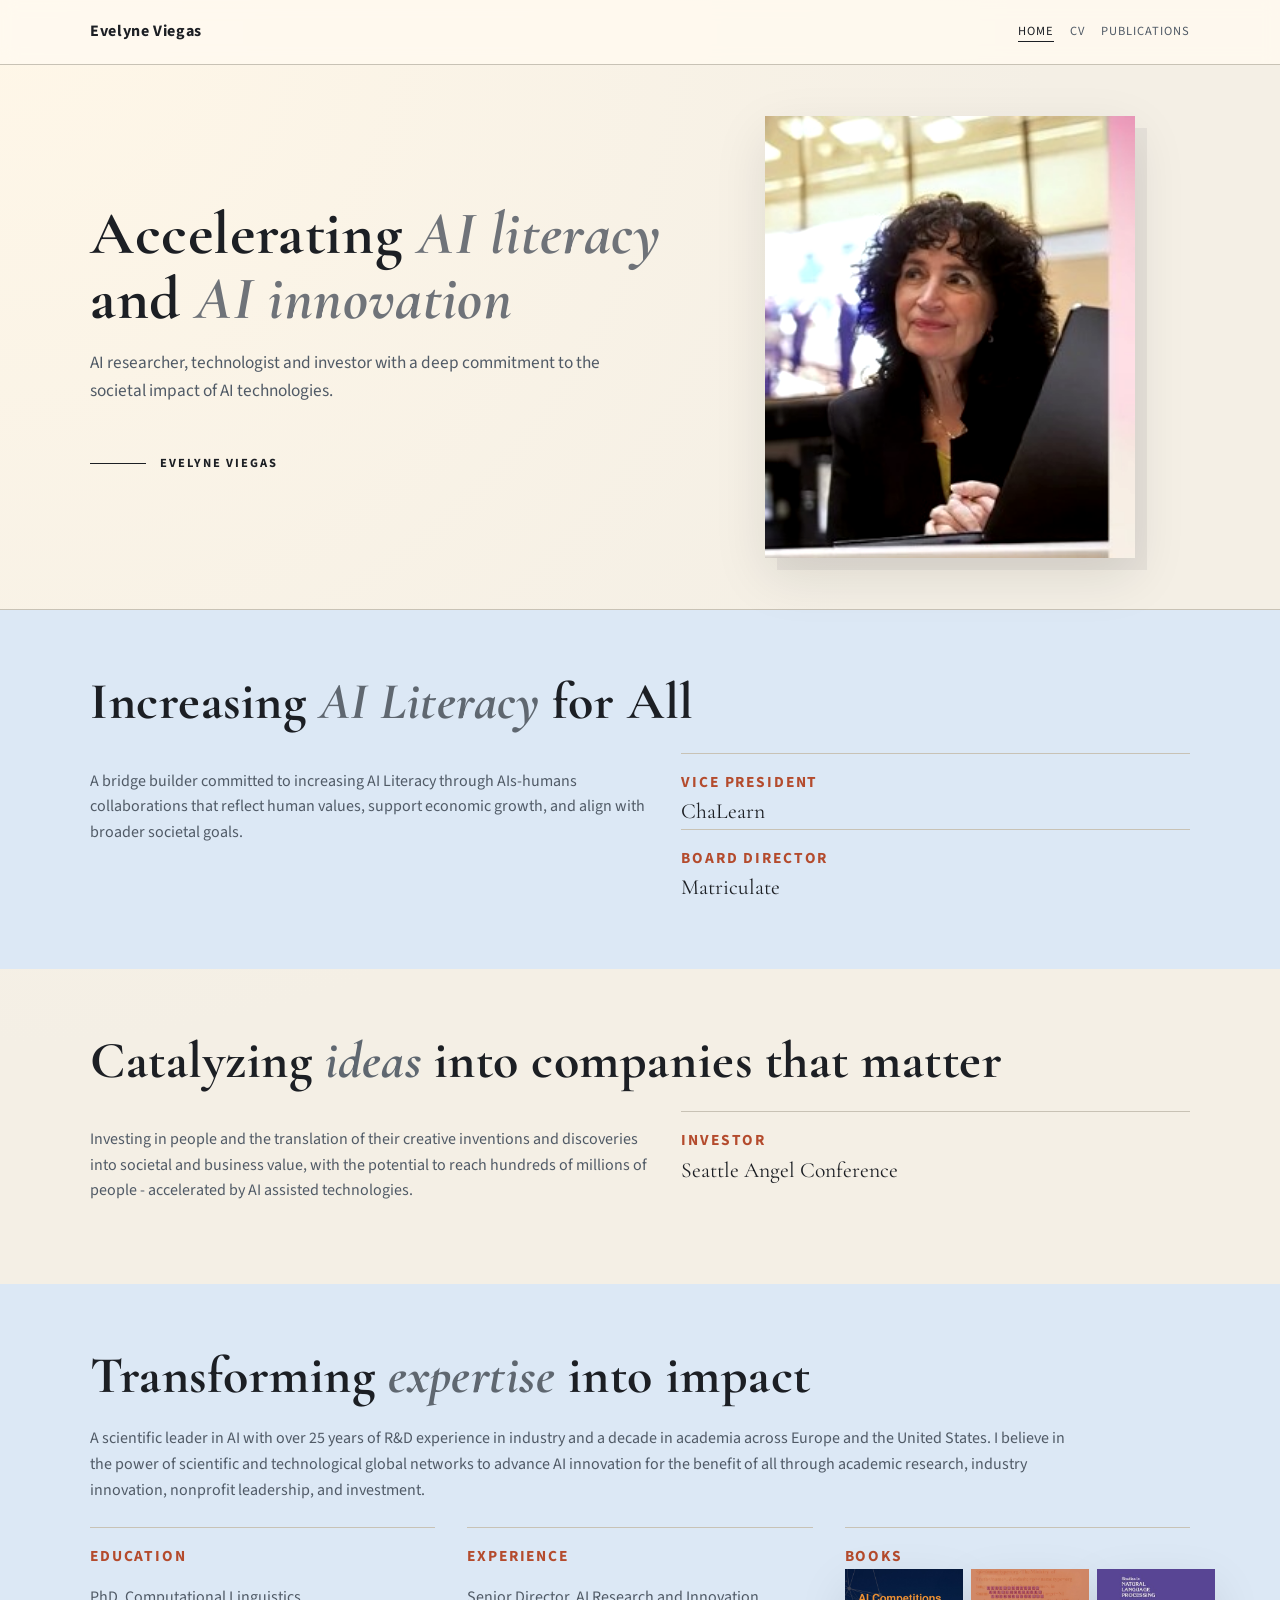
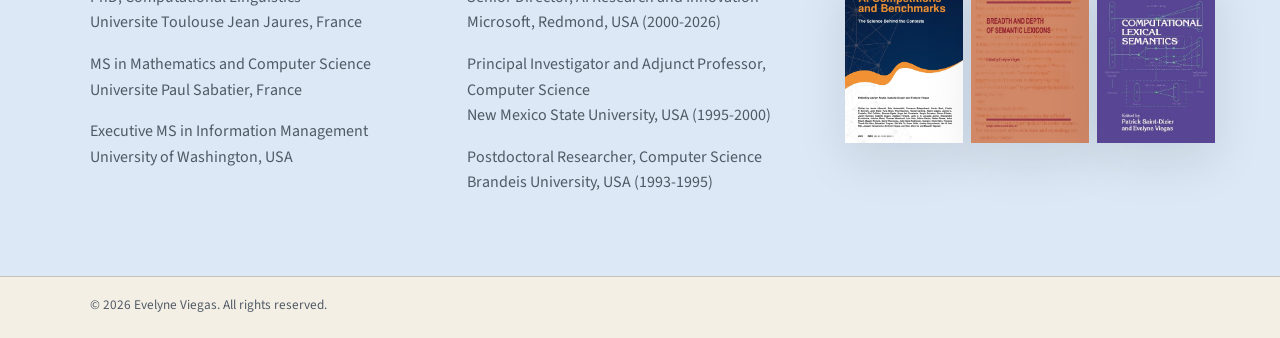
<file: index.html>
<!doctype html>
<html lang="en">
  <head>
    <meta charset="UTF-8" />
    <meta name="viewport" content="width=device-width, initial-scale=1.0" />
    <title>Evelyne Viegas</title>
    <meta
      name="description"
      content="Evelyne Viegas - AI researcher, technologist, investor, and global bridge builder for responsible AI innovation. Over 25 years of R&D experience."
    />
    <meta name="robots" content="index, follow" />
    <link rel="canonical" href="https://evelyneviegas.org/" />
    <meta property="og:title" content="Evelyne Viegas | AI Researcher & Technologist" />
    <meta property="og:description" content="AI researcher, technologist, investor, and global bridge builder for responsible AI innovation. Over 25 years of R&D experience in industry and academia." />
    <meta property="og:type" content="website" />
    <meta property="og:url" content="https://evelyneviegas.org/" />
    <meta property="og:image" content="https://evelyneviegas.org/assets/evelyn-photo.jpg" />
    <link rel="icon" href="assets/favicon.svg" type="image/svg+xml" />
    <link rel="preconnect" href="https://fonts.googleapis.com" />
    <link rel="preconnect" href="https://fonts.gstatic.com" crossorigin />
    <link href="https://fonts.googleapis.com/css2?family=Cormorant+Garamond:ital,wght@0,400;0,600;0,700;1,400&family=Source+Sans+3:wght@300;400;600;700&display=swap" rel="stylesheet" />
    <link rel="stylesheet" href="styles.css" />
  </head>
  <body data-page="home">
    <nav class="site-nav">
      <div class="container">
        <a class="brand" href="index.html">Evelyne Viegas</a>
        <div class="nav-links">
          <a class="active" href="index.html">Home</a>
          <a href="cv.html">CV</a>
          <a href="publications.html">Publications</a>
        </div>
      </div>
    </nav>

    <main>
      <section class="hero">
        <div class="container hero-grid">
          <div class="reveal">
            <h1>
              Accelerating <i>AI literacy</i><br />
              and <i>AI innovation</i><br />
              
            </h1>
            <p>
              AI researcher, technologist and investor with a deep commitment to
              the societal impact of AI technologies.
            </p>
            <div class="signature">Evelyne Viegas</div>
          </div>

          <div class="photo-frame reveal">
            <img src="assets/evelyn-photo.jpg" alt="Portrait of Evelyne Viegas" />
          </div>
        </div>
      </section>

      <section class="section band">
        <div class="container">
          <div class="section-head reveal">
            <h2 class="section-title">Increasing <i>AI Literacy</i> for All</h2>
          </div>
          <div class="grid-two">
            <p class="muted reveal">
              A bridge builder committed to increasing AI Literacy through AIs-humans collaborations that
              reflect human values, support economic growth, and align with
              broader societal goals.
            </p>
            <div>
              <article class="link-block reveal">
                <p class="accent-label">Vice President</p>
                <a href="https://chalearn.org" target="_blank" rel="noreferrer">ChaLearn</a>
              </article>
              <article class="link-block reveal">
                <p class="accent-label">Board Director</p>
                <a href="https://matriculate.org" target="_blank" rel="noreferrer">Matriculate</a>
              </article>
            </div>
          </div>
        </div>
      </section>

      <section class="section">
        <div class="container">
          <div class="section-head reveal">
            <h2 class="section-title">Catalyzing <i>ideas</i> into companies that matter</h2>
          </div>
          <div class="grid-two">
            <p class="muted reveal">
              Investing in people and the translation of their creative inventions
              and discoveries into societal and business value, with the
              potential to reach hundreds of millions of people - accelerated by AI assisted
              technologies.
            </p>
            <div>
              <article class="link-block reveal">
                <p class="accent-label">Investor</p>
                <a href="https://seattleangelconference.com" target="_blank" rel="noreferrer">Seattle Angel Conference</a>
              </article>
              <!-- <p <article class="link-block reveal"> -->
               <!-- <p <p class="accent-label">Advisor</p> -->
               <!-- <p <a href="https://creativedestructionlab.com/locations/seattle/" target="_blank" rel="noreferrer">Creative Destruction Lab, University of Washington</a> -->
             <!-- <p </article> -->
            </div>
          </div>
        </div>
      </section>

      <section class="section band">
        <div class="container">
          <div class="section-head reveal">
            <h2 class="section-title">Transforming <i>expertise</i> into impact</h2>
          </div>
          <p class="muted reveal" style="max-width: 980px; margin-bottom: 1.5rem;">
            A scientific leader in AI with over 25 years of R&amp;D experience in
            industry and a decade in academia across Europe and the United States.
            I believe in the power of scientific and technological global networks
            to advance AI innovation for the benefit of all through academic
            research, industry innovation, nonprofit leadership, and investment.
          </p>

          <div class="grid-three">
            <div class="reveal">
              <article class="link-block">
                <p class="accent-label">Education</p>
                <p class="muted">PhD, Computational Linguistics<br />Universite Toulouse Jean Jaures, France</p>
                <p class="muted">MS in Mathematics and Computer Science<br />Universite Paul Sabatier, France</p>
                <p class="muted">Executive MS in Information Management<br />University of Washington, USA</p>
              </article>
            </div>

            <div class="reveal">
              <article class="link-block">
                <p class="accent-label">Experience</p>
                <p class="muted">Senior Director, AI Research and Innovation<br />Microsoft, Redmond, USA (2000-2026)</p>
                <p class="muted">Principal Investigator and Adjunct Professor, Computer Science<br />New Mexico State University, USA (1995-2000)</p>
                <p class="muted">Postdoctoral Researcher, Computer Science<br />Brandeis University, USA (1993-1995)</p>
              </article>
            </div>

            <div class="reveal">
              <article class="link-block">
                <p class="accent-label">Books</p>
                <div class="book-row">
                  <div class="book-card">
                  <a href="https://ai-competitions-book.github.io/">
                     <img class="book-cover" src="assets/AI Competition Book.jpg" alt="AI Competitions and Benchmarks" />
                  </a>
                    <!-- <p class="book-title">AI Competitions and Benchmarks: The Science Behind the Contests</p> -->
                  </div>
                  <div class="book-card">
                    <a href="https://www.amazon.com/Breadth-Semantic-Lexicons-LANGUAGE-TECHNOLOGY/dp/0792360397">
                      <img class="book-cover" src="assets/book-breadth-depth.jpg" alt="Breadth and Depth of Semantic Lexicons" />
                    </a>
                    <!-- <p class="book-title">Breadth and Depth of Semantic Lexicons</p> -->
                    <!-- <p class="book-publisher">Kluwer - Springer</p> -->
                  </div>
                  <div class="book-card">
                    <a href="https://www.amazon.com/Computational-Lexical-Semantics-Patrick-Saint-Dizier/dp/0521444101">
                      <img class="book-cover" src="assets/book-computational-lexical.jpg" alt="Computational Lexical Semantics" />
                    </a>
                    <!-- <p class="book-title">Computational Lexical Semantics</p> -->
                    <!-- <p class="book-publisher">Cambridge University Press</p> -->
                  </div>
                </div>
              </article>
            </div>
          </div>
        </div>
      </section>

      <!-- <div class="cta-row container"> -->
        <!-- <a href="cv.html">Full CV &rarr;</a> -->
      <!-- </div> -->
    </main>

    <footer class="site-footer">
      <div class="container">
        <span>© 2026 Evelyne Viegas. All rights reserved.</span>
        <!-- <a href="cv.html">Explore curriculum vitae</a> -->
      </div>
    </footer>

    <script src="script.js" defer></script>
    <script type="application/ld+json">
    {
      "@context": "https://schema.org",
      "@type": "Person",
      "name": "Evelyne Viegas",
      "url": "https://evelyneviegas.org",
      "image": "https://evelyneviegas.org/assets/evelyn-photo.jpg",
      "description": "AI researcher, technologist, investor and global bridge builder for responsible AI innovation.",
      "jobTitle": "AI Researcher, Technologist, Investor, Board Director",
      "sameAs": [],
      "alumniOf": [
        {
          "@type": "EducationalOrganization",
          "name": "Universite Toulouse Jean Jaures"
        },
        {
          "@type": "EducationalOrganization",
          "name": "Microsoft Research"
        },
        {
          "@type": "EducationalOrganization",
          "name": "University of Washington"
        }
      ]
    }
    </script>
  </body>
</html>
</file>
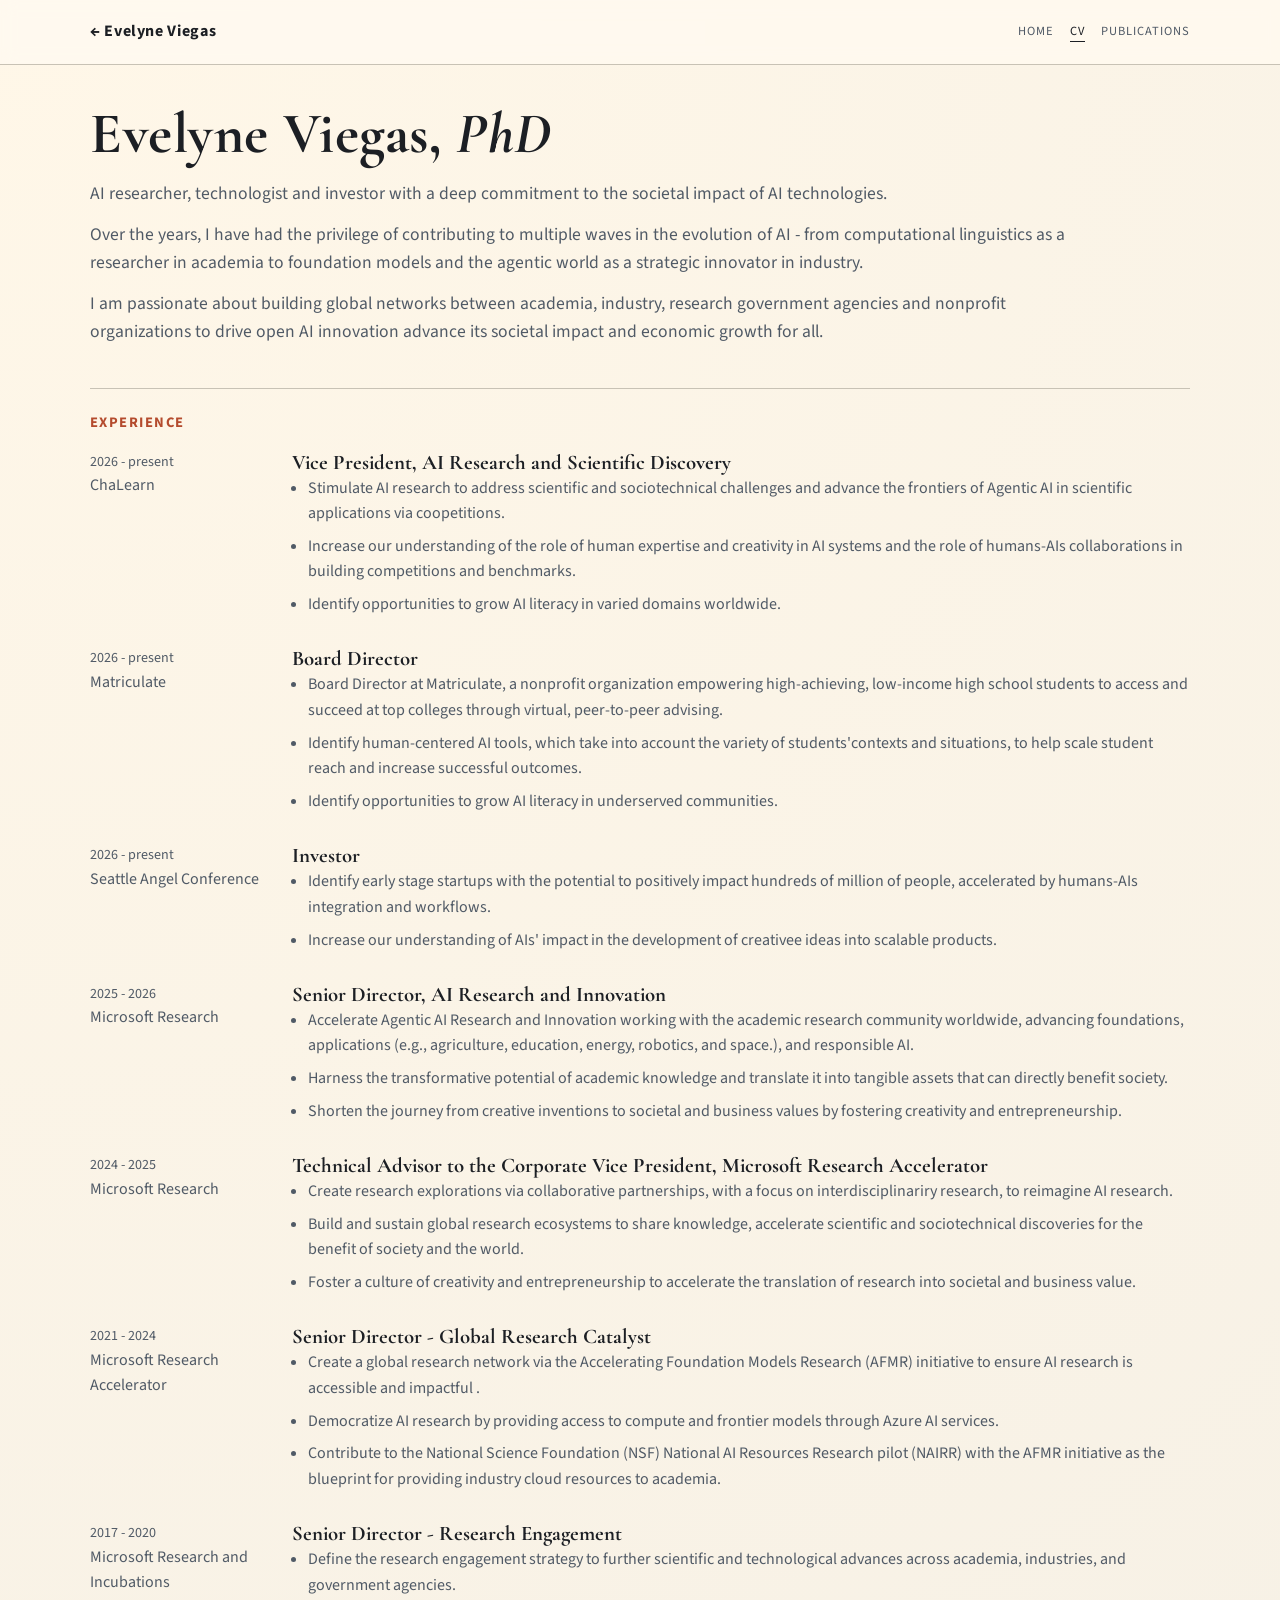
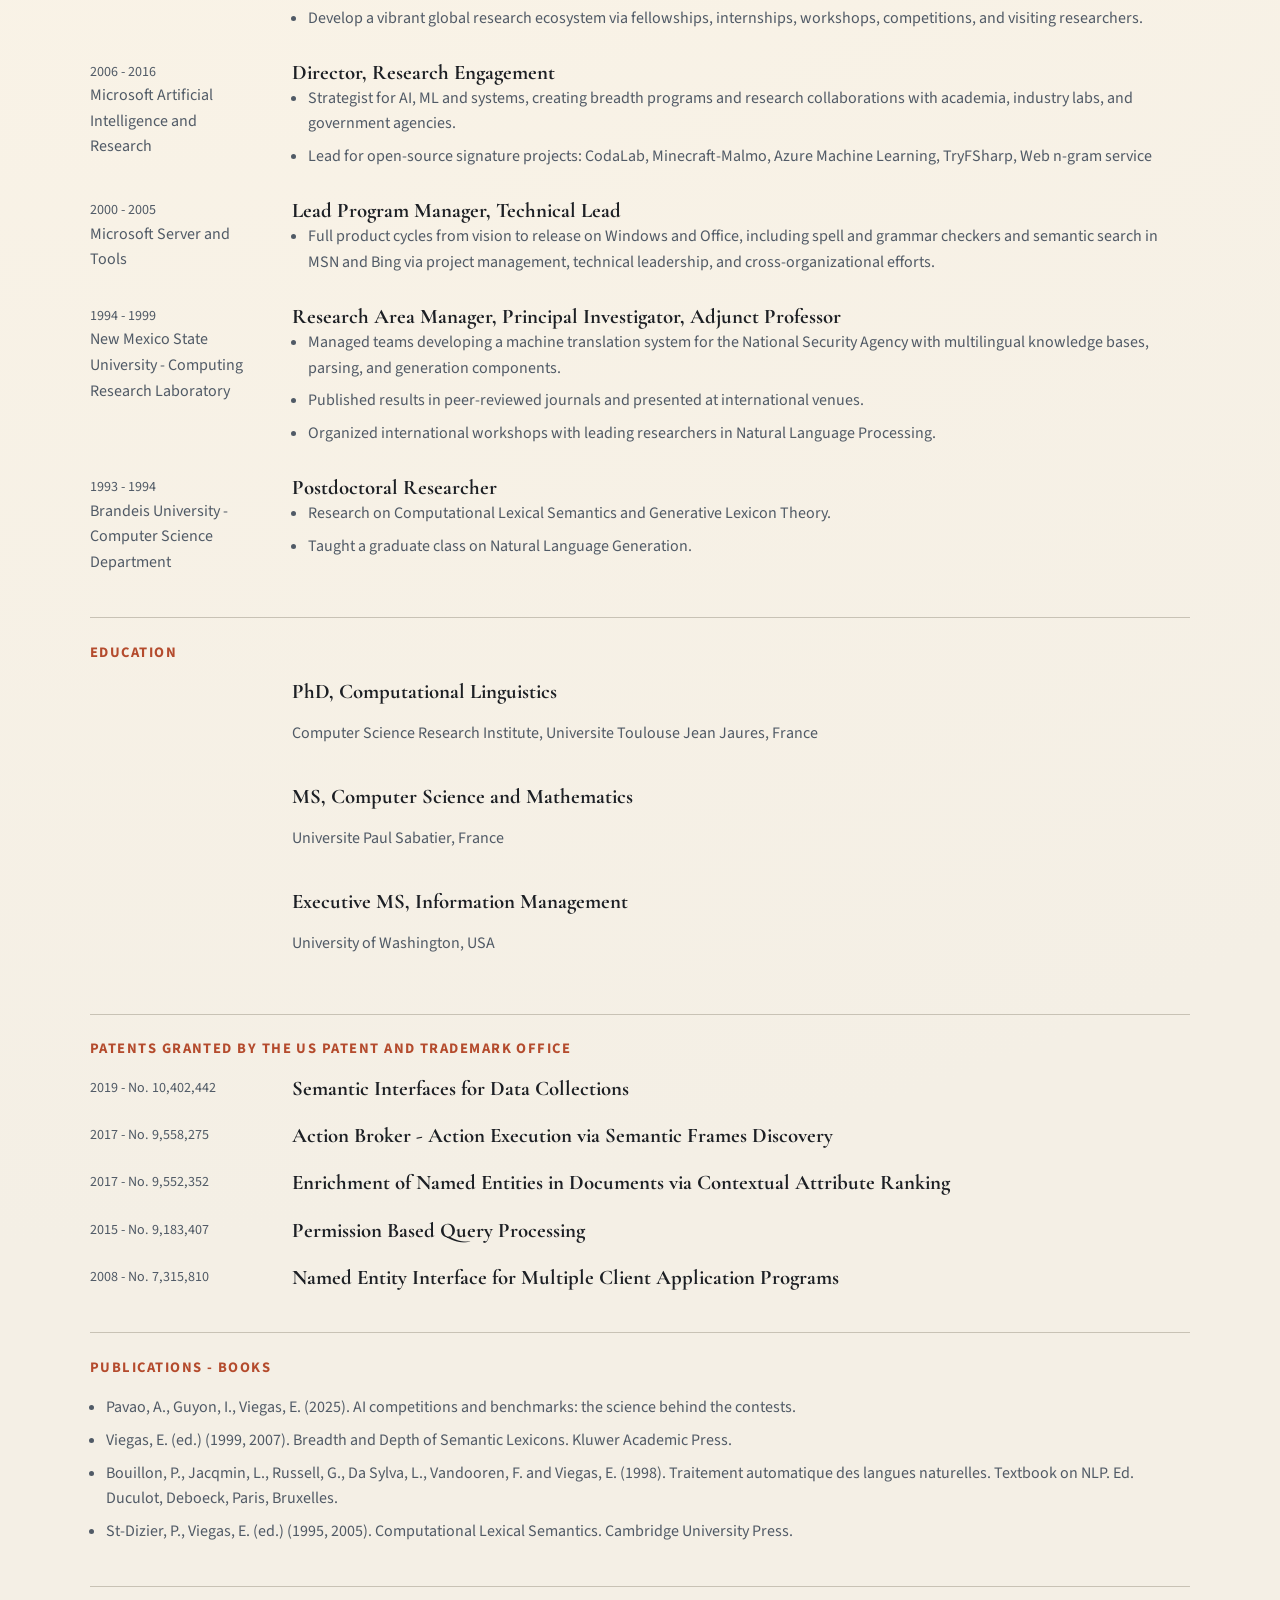
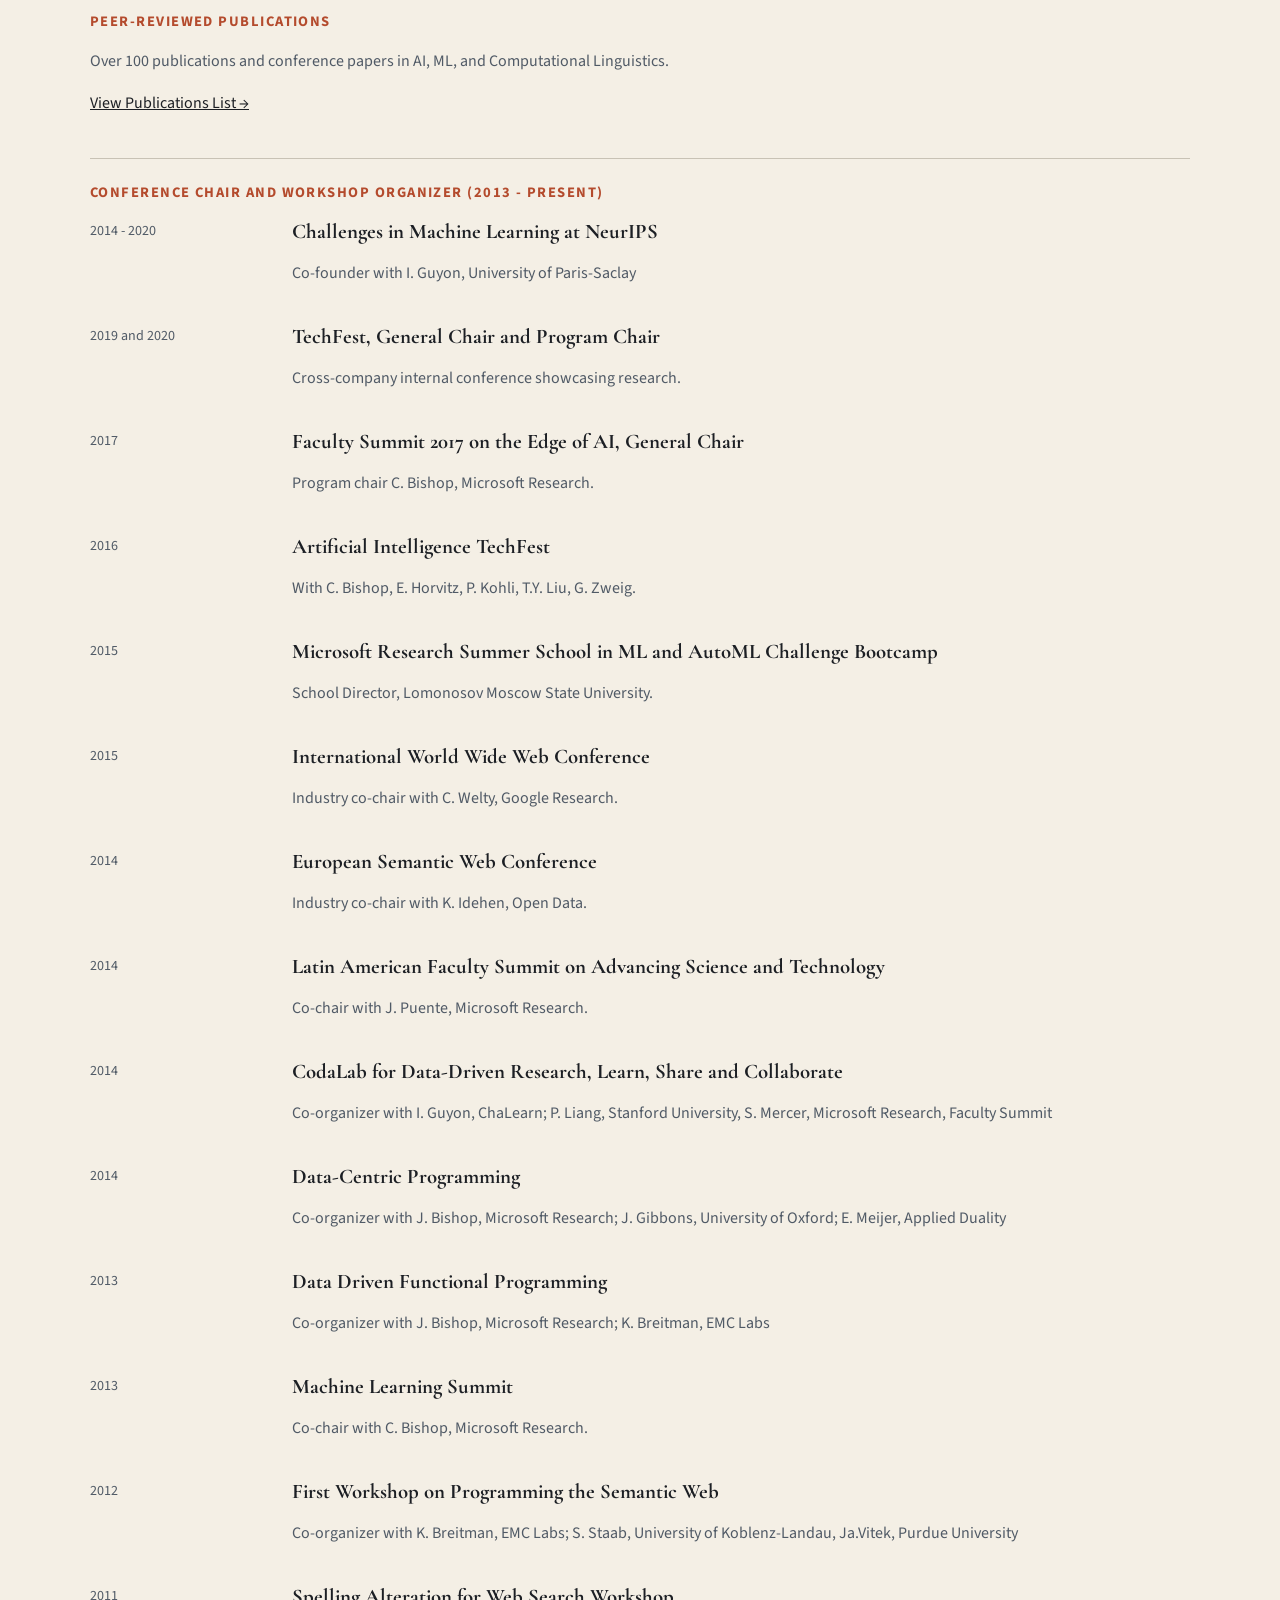
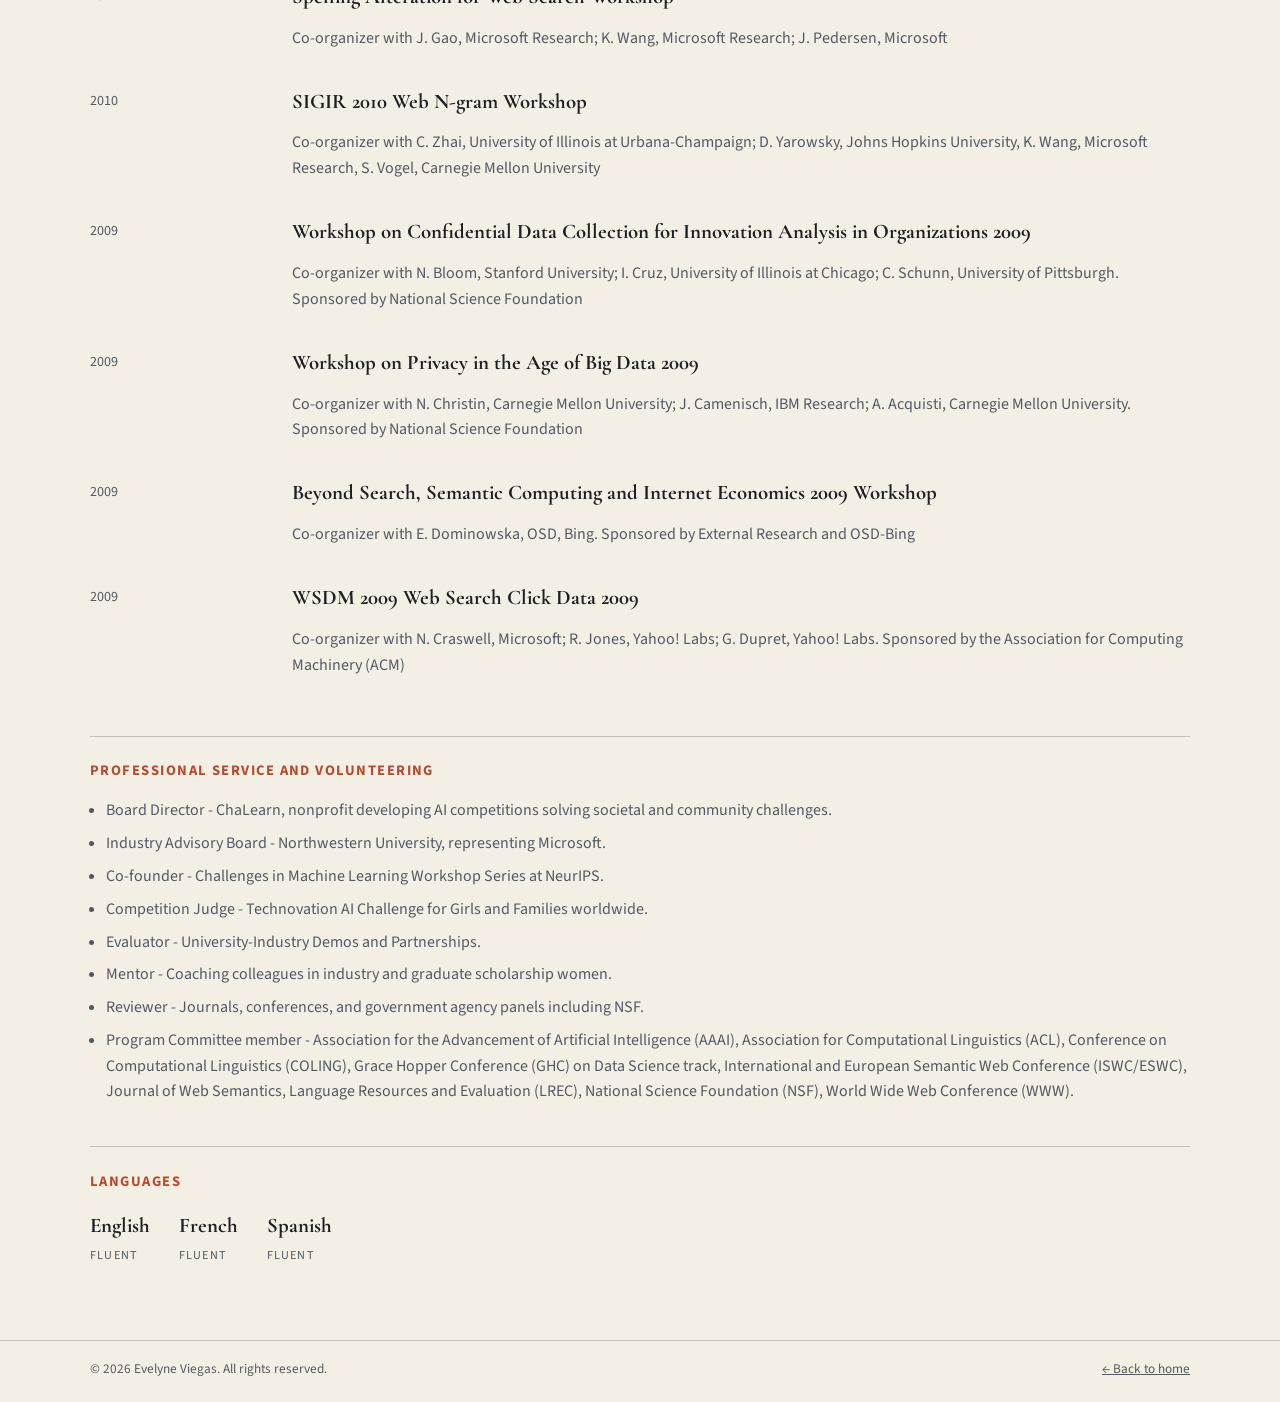
<file: cv.html>
<!doctype html>
<html lang="en">
  <head>
    <meta charset="UTF-8" />
    <meta name="viewport" content="width=device-width, initial-scale=1.0" />
    <title>CV - Evelyne Viegas</title>
    <meta
      name="description"
      content="Curriculum Vitae of Evelyne Viegas, PhD - experience, education, patents, publications, and professional service."
    />
    <link rel="icon" href="assets/favicon.svg" type="image/svg+xml" />
    <link rel="preconnect" href="https://fonts.googleapis.com" />
    <link rel="preconnect" href="https://fonts.gstatic.com" crossorigin />
    <link href="https://fonts.googleapis.com/css2?family=Cormorant+Garamond:ital,wght@0,400;0,600;0,700;1,400&family=Source+Sans+3:wght@300;400;600;700&display=swap" rel="stylesheet" />
    <link rel="stylesheet" href="styles.css" />
  </head>
  <body data-page="cv">
    <nav class="site-nav">
      <div class="container">
        <a class="brand" href="index.html">&larr; Evelyne Viegas</a>
        <div class="nav-links">
          <a href="index.html">Home</a>
          <a class="active" href="cv.html">CV</a>
          <a href="publications.html">Publications</a>
        </div>
      </div>
    </nav>

    <main class="page-main container">
      <header class="reveal">
        <h1 class="page-title">Evelyne Viegas, <i>PhD</i></h1>
        <p class="page-subtitle">
          AI researcher, technologist and investor with a deep commitment to the societal impact of AI technologies.
        </p> 
          <p class="page-subtitle" style="margin-top: 0.8rem;">
          Over the years, I have had the privilege of contributing to multiple
          waves in the evolution of AI - from computational linguistics as a
          researcher in academia to foundation models and the agentic world as a
          strategic innovator in industry.
        </p>
        <p class="page-subtitle" style="margin-top: 0.8rem;">
          I am passionate about building global networks between academia,
          industry, research government agencies and nonprofit organizations to drive open AI innovation
          advance its societal impact and economic growth for all.
        </p>
      </header>

      <section class="section-block reveal">
        <p class="section-kicker">Experience</p>
        <div id="experience-list"></div>
      </section>

      <section class="section-block reveal">
        <p class="section-kicker">Education</p>
        <div id="education-list"></div>
      </section>

      <section class="section-block reveal">
        <p class="section-kicker">Patents Granted by the US Patent and Trademark Office</p>
        <div id="patent-list"></div>
      </section>

      <section class="section-block reveal">
        <p class="section-kicker">Publications - Books</p>
        <ul id="book-list" class="simple-list"></ul>
      </section>

      <section class="section-block reveal">
        <p class="section-kicker">Peer-reviewed Publications</p>
        <p class="muted" style="margin-top: 0;">
          Over 100 publications and conference papers in AI, ML, and
          Computational Linguistics.
        </p>
        <p><a href="publications.html">View Publications List &rarr;</a></p>
      </section>

      <section class="section-block reveal">
        <p class="section-kicker">Conference Chair and Workshop Organizer (2013 - present)</p>
        <div id="conference-list"></div>
      </section>

      <section class="section-block reveal">
        <p class="section-kicker">Professional Service and Volunteering</p>
        <ul id="service-list" class="simple-list"></ul>
      </section>

      <section class="section-block reveal">
        <p class="section-kicker">Languages</p>
        <div id="language-list" class="lang-grid"></div>
      </section>
    </main>

    <footer class="site-footer">
      <div class="container">
        <span>© 2026 Evelyne Viegas. All rights reserved.</span>
        <a href="index.html">&larr; Back to home</a>
      </div>
    </footer>

    <script src="script.js" defer></script>
  </body>
</html>
</file>
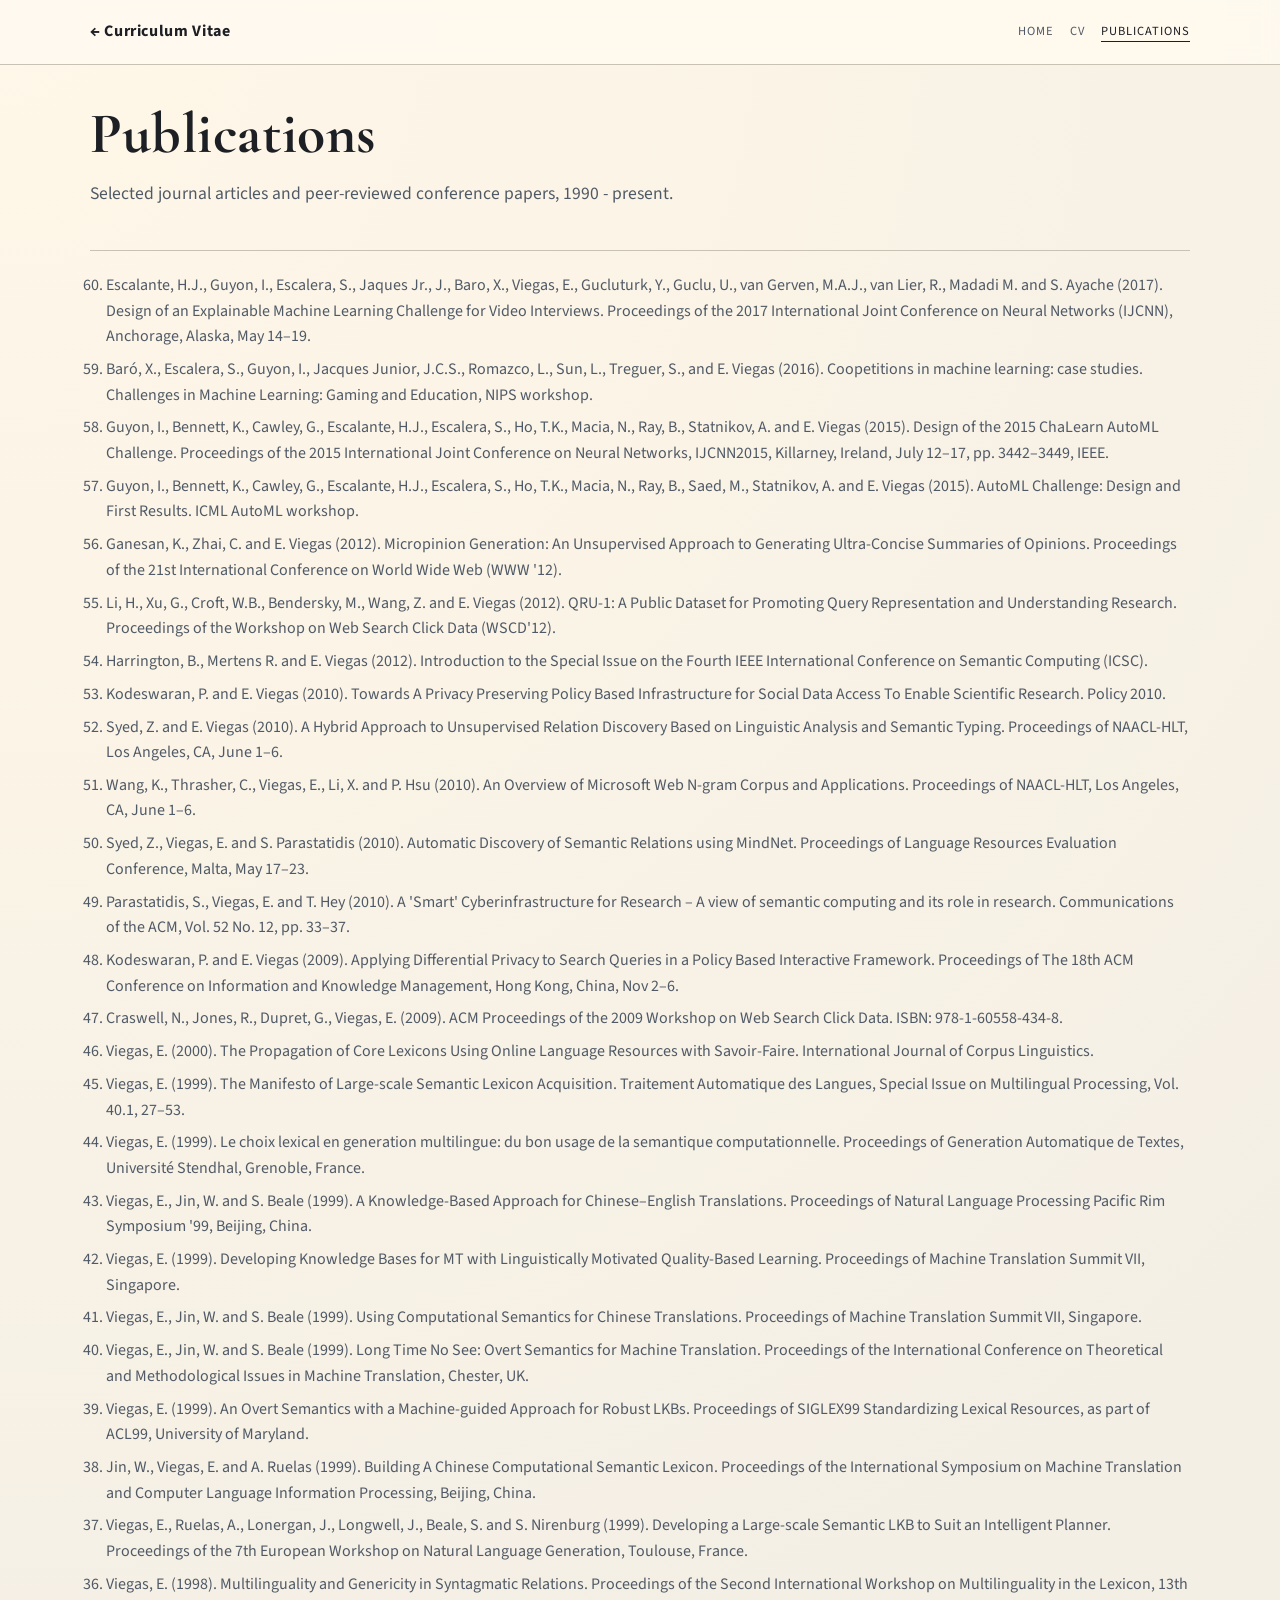
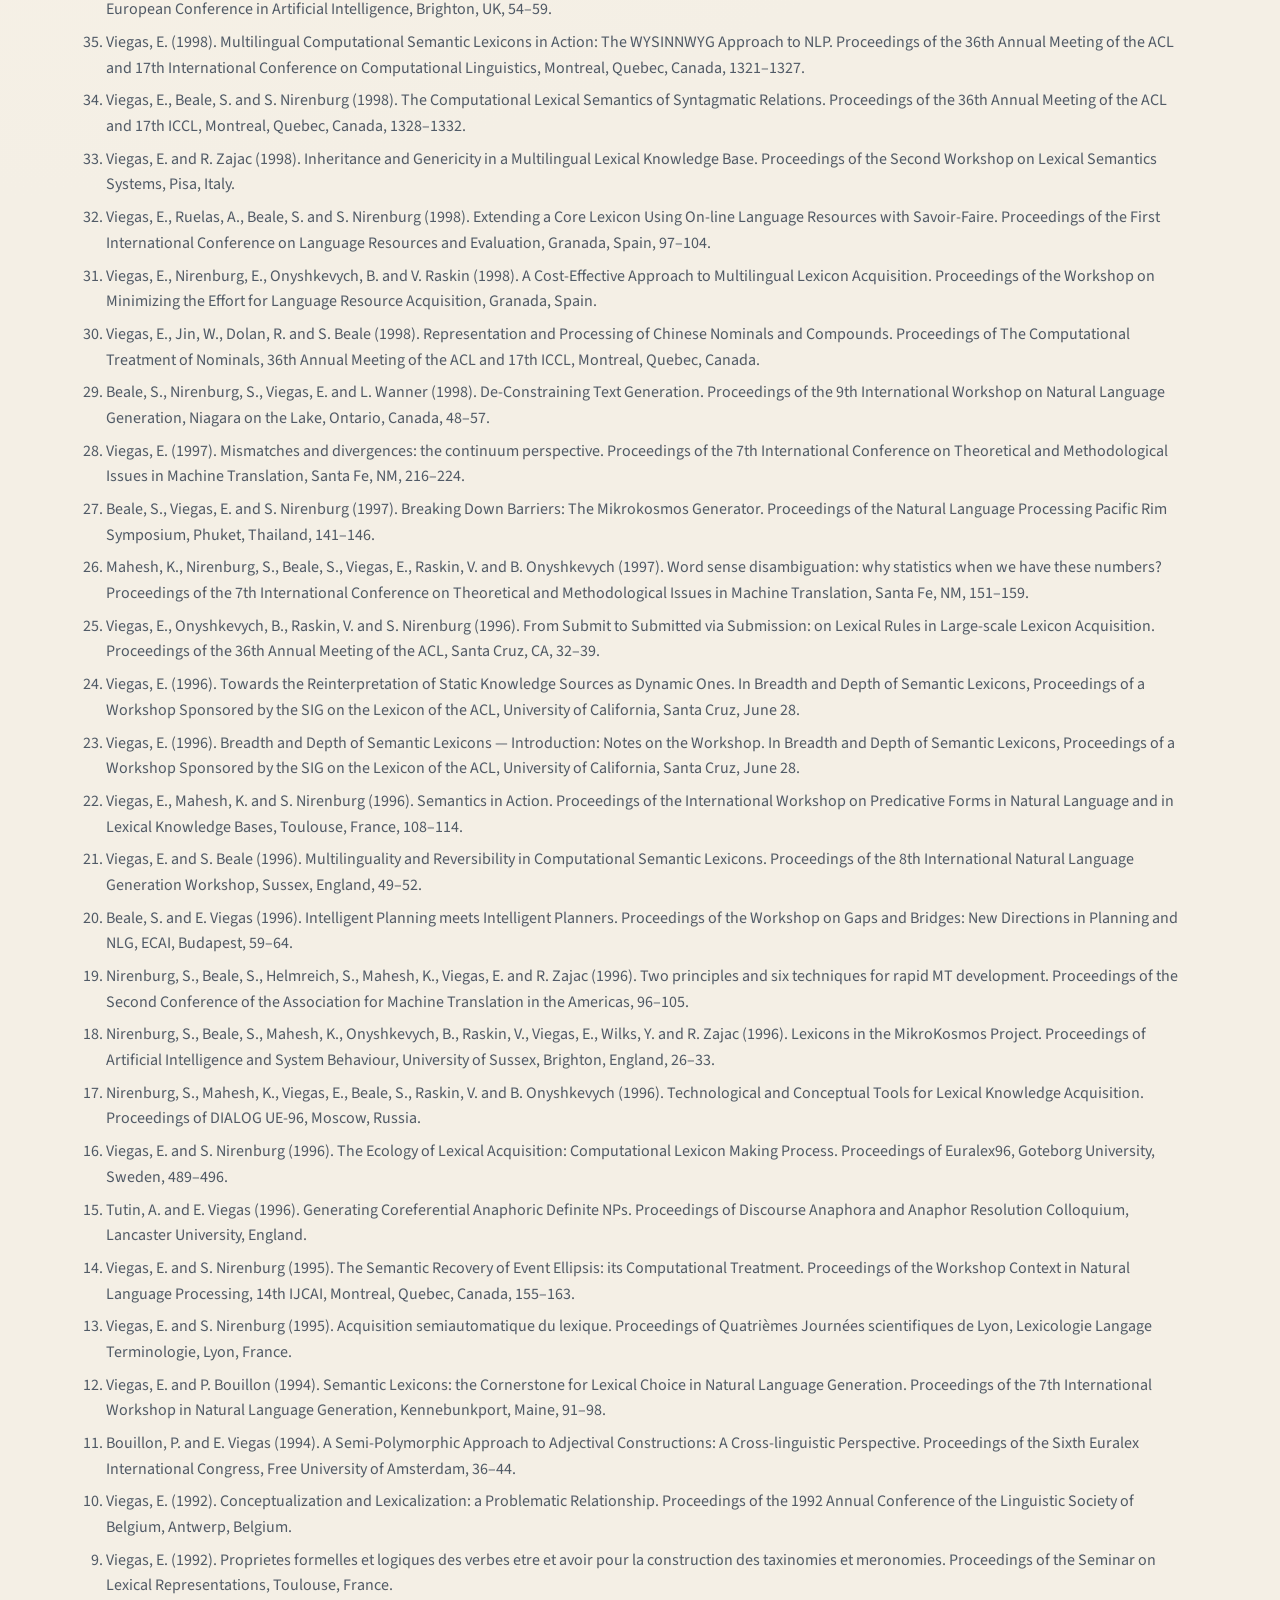
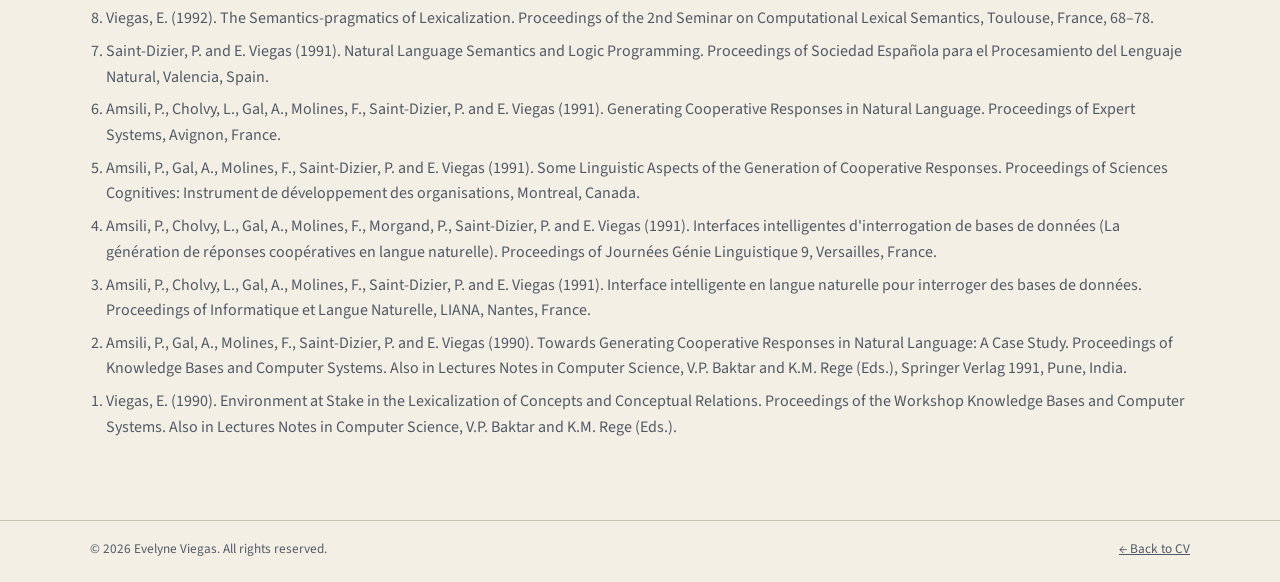
<file: publications.html>
<!doctype html>
<html lang="en">
  <head>
    <meta charset="UTF-8" />
    <meta name="viewport" content="width=device-width, initial-scale=1.0" />
    <title>Publications - Evelyne Viegas</title>
    <meta
      name="description"
      content="Selected journal articles and peer-reviewed conference papers of Evelyne Viegas."
    />
    <link rel="icon" href="assets/favicon.svg" type="image/svg+xml" />
    <link rel="preconnect" href="https://fonts.googleapis.com" />
    <link rel="preconnect" href="https://fonts.gstatic.com" crossorigin />
    <link href="https://fonts.googleapis.com/css2?family=Cormorant+Garamond:ital,wght@0,400;0,600;0,700;1,400&family=Source+Sans+3:wght@300;400;600;700&display=swap" rel="stylesheet" />
    <link rel="stylesheet" href="styles.css" />
  </head>
  <body data-page="publications">
    <nav class="site-nav">
      <div class="container">
        <a class="brand" href="cv.html">&larr; Curriculum Vitae</a>
        <div class="nav-links">
          <a href="index.html">Home</a>
          <a href="cv.html">CV</a>
          <a class="active" href="publications.html">Publications</a>
        </div>
      </div>
    </nav>

    <main class="page-main container">
      <header class="reveal">
        <h1 class="page-title">Publications</h1>
        <p class="page-subtitle">
          Selected journal articles and peer-reviewed conference papers,
          1990 - present.
        </p>
      </header>

      <section class="section-block reveal">
        <ol id="paper-list" class="paper-list"></ol>
      </section>
    </main>

    <footer class="site-footer">
      <div class="container">
        <span>© 2026 Evelyne Viegas. All rights reserved.</span>
        <a href="cv.html">&larr; Back to CV</a>
      </div>
    </footer>

    <script src="publications-data.js" defer></script>
    <script src="script.js" defer></script>
  </body>
</html>
</file>
<file: styles.css>
:root {
  --bg: #f4efe5;
  --paper: #fffaf0;
  --ink: #1c1f24;
  --muted: #505a66;
  --line: #c8c2b5;
  --accent: #b44b2d;
  --accent-soft: rgba(28, 31, 36, 0.06);
  --blue-band: #dce8f5;
  --shadow: 0 18px 50px rgba(10, 16, 28, 0.1);
}

* {
  box-sizing: border-box;
}

html,
body {
  margin: 0;
  padding: 0;
}

body {
  font-family: "Source Sans 3", "Segoe UI", Tahoma, Geneva, Verdana, sans-serif;
  background: radial-gradient(circle at 0% 0%, #fff7e8, var(--bg) 45%);
  color: var(--ink);
  line-height: 1.6;
}

img {
  max-width: 100%;
  display: block;
}

a {
  color: inherit;
}

.container {
  width: min(1100px, calc(100% - 2.5rem));
  margin: 0 auto;
}

.site-nav {
  position: sticky;
  top: 0;
  z-index: 30;
  backdrop-filter: blur(8px);
  background: rgba(255, 250, 240, 0.88);
  border-bottom: 1px solid var(--line);
}

.site-nav .container {
  display: flex;
  align-items: center;
  justify-content: space-between;
  gap: 1rem;
  min-height: 64px;
}

.brand {
  text-decoration: none;
  letter-spacing: 0.04em;
  font-weight: 700;
}

.nav-links {
  display: flex;
  align-items: center;
  gap: 1rem;
}

.nav-links a {
  text-decoration: none;
  text-transform: uppercase;
  letter-spacing: 0.08em;
  font-size: 0.78rem;
  color: var(--muted);
  border-bottom: 1px solid transparent;
}

.nav-links a:hover,
.nav-links a.active {
  color: var(--ink);
  border-color: var(--ink);
}

.hero {
  border-bottom: 1px solid var(--line);
  padding: 3.2rem 0;
}

.hero-grid {
  display: grid;
  grid-template-columns: 1.1fr 0.9fr;
  gap: 2rem;
  align-items: center;
}

.hero h1,
.section-title,
.page-title {
  font-family: "Cormorant Garamond", Georgia, "Times New Roman", serif;
  line-height: 1.08;
  letter-spacing: 0.01em;
}

.hero h1 {
  margin: 0;
  font-size: clamp(2.3rem, 6vw, 3.8rem);
}

.hero h1 i {
  color: #6f7379;
}

.hero p {
  font-size: 1.08rem;
  color: var(--muted);
  max-width: 560px;
}

.signature {
  margin-top: 2rem;
  display: inline-flex;
  align-items: center;
  gap: 0.9rem;
  letter-spacing: 0.15em;
  text-transform: uppercase;
  font-size: 0.78rem;
  font-weight: 700;
}

.signature::before {
  content: "";
  width: 56px;
  height: 1px;
  background: var(--ink);
}

.photo-frame {
  position: relative;
  width: min(100%, 370px);
  margin-inline: auto;
}

.photo-frame::before {
  content: "";
  position: absolute;
  top: 12px;
  left: 12px;
  width: 100%;
  height: 100%;
  background: var(--accent-soft);
}

.photo-frame img {
  width: 100%;
  height: auto;
  position: relative;
  z-index: 1;
  box-shadow: var(--shadow);
  filter: grayscale(20%) contrast(115%);
}

.band {
  background: var(--blue-band);
}

.section {
  padding: 4rem 0;
}

.section-head {
  margin-bottom: 1.4rem;
}

.section-title {
  margin: 0;
  font-size: clamp(1.8rem, 4.05vw, 3.42rem);
}

.section-title i {
  color: #5f6770;
}

.grid-two,
.grid-three {
  display: grid;
  gap: 1.4rem 2rem;
}

.grid-two {
  grid-template-columns: 1.1fr 1fr;
}

.grid-three {
  grid-template-columns: repeat(3, minmax(0, 1fr));
}

.muted {
  color: var(--muted);
}

.accent-label {
  margin: 0;
  text-transform: uppercase;
  font-size: 0.96rem;
  letter-spacing: 0.12em;
  font-weight: 700;
  color: var(--accent);
}

.link-block {
  border-top: 1px solid var(--line);
  padding-top: 1rem;
}

.link-block a {
  text-decoration: none;
  font-family: "Cormorant Garamond", Georgia, serif;
  font-size: 1.35rem;
}

.link-block a:hover {
  text-decoration: underline;
}

.page-main {
  padding: 2.4rem 0 4.5rem;
}

.page-title {
  font-size: clamp(1.98rem, 4.5vw, 3.78rem);
  margin: 0 0 0.9rem;
}

.page-subtitle {
  margin: 0;
  color: var(--muted);
  max-width: 980px;
  font-size: 1.1rem;
}

.section-block {
  border-top: 1px solid var(--line);
  padding-top: 1.4rem;
  margin-top: 2.6rem;
}

.section-kicker {
  margin: 0 0 1rem;
  text-transform: uppercase;
  letter-spacing: 0.1em;
  font-size: 0.91rem;
  color: var(--accent);
  font-weight: 700;
}

.entry {
  display: grid;
  grid-template-columns: minmax(140px, 170px) 1fr;
  gap: 0.6rem 2rem;
  margin-bottom: 1.4rem;
}

.entry-meta {
  font-size: 0.88rem;
  color: var(--muted);
}

.org-name {
  font-size: 1rem;
}

.entry-title {
  margin: 0;
  font-family: "Cormorant Garamond", Georgia, serif;
  font-size: 1.3rem;
  line-height: 1.2;
}

.entry ul,
.simple-list,
.paper-list {
  margin: 0;
  padding-left: 1rem;
}

.entry ul li,
.simple-list li,
.paper-list li {
  margin-bottom: 0.45rem;
  color: var(--muted);
}

.simple-list {
  list-style: disc;
}

.lang-grid {
  display: flex;
  gap: 1.8rem;
  flex-wrap: wrap;
}

.lang-card strong {
  display: block;
  font-family: "Cormorant Garamond", Georgia, serif;
  font-size: 1.3rem;
}

.lang-card span {
  font-size: 0.76rem;
  text-transform: uppercase;
  letter-spacing: 0.1em;
  color: var(--muted);
}

.book-row {
  display: grid;
  grid-template-columns: repeat(3, 110px);
  gap: 1rem;
  justify-content: start;
}

.book-card {
  width: 118px;
}

.book-cover {
  width: 118px;
  height: 174px;
  object-fit: cover;
  box-shadow: var(--shadow);
  background: #2c3e50;
}

.book-fallback {
  width: 118px;
  height: 174px;
  background: #2c3e50;
  color: #fff;
  display: flex;
  align-items: end;
  padding: 0.55rem;
  font-size: 0.78rem;
  font-family: "Cormorant Garamond", Georgia, serif;
}

.book-title {
  margin: 0.5rem 0 0.2rem;
  font-size: 0.82rem;
  font-weight: 700;
  line-height: 1.25;
}

.book-publisher {
  margin: 0;
  color: var(--muted);
  font-size: 0.76rem;
}

.cta-row {
  text-align: center;
  border-top: 1px solid var(--line);
  padding: 2.2rem 0;
}

.cta-row a {
  text-transform: uppercase;
  letter-spacing: 0.12em;
  text-decoration: none;
  font-size: 0.78rem;
  border-bottom: 1px solid var(--line);
}

.cta-row a:hover {
  border-color: var(--ink);
}

.site-footer {
  border-top: 1px solid var(--line);
  padding: 1.1rem 0 1.4rem;
}

.site-footer .container {
  display: flex;
  justify-content: space-between;
  gap: 1rem;
  flex-wrap: wrap;
  color: var(--muted);
  font-size: 0.83rem;
}

.reveal {
  opacity: 0;
  transform: translateY(18px);
  transition: opacity 0.6s ease, transform 0.6s ease;
}

.reveal.in {
  opacity: 1;
  transform: translateY(0);
}

@media (max-width: 900px) {
  .hero-grid,
  .grid-two,
  .grid-three,
  .entry {
    grid-template-columns: 1fr;
  }

  .hero {
    padding-top: 2.4rem;
  }

  .section,
  .page-main {
    padding-top: 2.6rem;
  }

  .site-nav .container {
    flex-direction: column;
    align-items: flex-start;
    padding: 0.55rem 0;
  }

  .nav-links {
    gap: 0.8rem;
    flex-wrap: wrap;
    padding-bottom: 0.4rem;
  }
}
</file>
